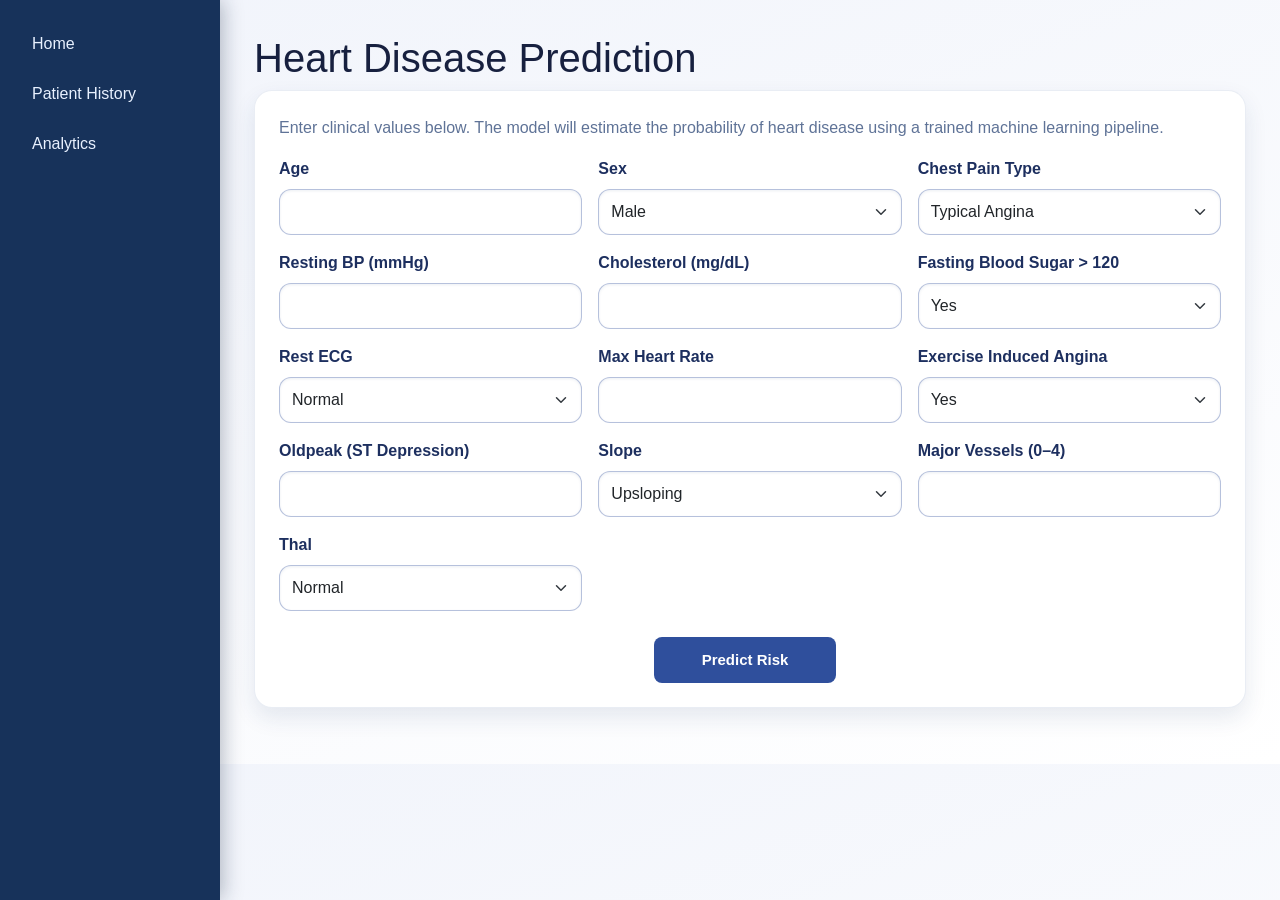
<file: templates/index.html>
﻿<!DOCTYPE html>
<html lang="en">
<head>
  <meta charset="UTF-8"/>
  <meta name="viewport" content="width=device-width, initial-scale=1.0"/>
  <title>CardioPredict | Heart Disease Prediction</title>
  <link href="https://cdn.jsdelivr.net/npm/bootstrap@5.3.2/dist/css/bootstrap.min.css" rel="stylesheet">
  <link rel="stylesheet" href="/static/style.css">
</head>
<body>

  <div class="dashboard">

    <div class="sidebar">
      <a href="/">Home</a>
      <a href="/history">Patient History</a>
      <a href="/analytics">Analytics</a>
    </div>

    <div class="content">
      <div class="main-content">
        <h1 class="fade-in-title">Heart Disease Prediction</h1>

        <div class="card shadow-hover">
        <p class="text-muted">Enter clinical values below. The model will estimate the probability of heart disease using a trained machine learning pipeline.</p>

        <form action="/predict" method="POST" class="row g-3">

          <div class="col-md-4">
            <label class="form-label">Age</label>
            <input type="number" class="form-control" name="age" min="1" max="120" required>
          </div>

          <div class="col-md-4">
            <label class="form-label">Sex</label>
            <select class="form-select" name="sex" required>
              <option value="1">Male</option>
              <option value="0">Female</option>
            </select>
          </div>

          <div class="col-md-4">
            <label class="form-label">Chest Pain Type</label>
            <select class="form-select" name="cp" required>
              <option value="0">Typical Angina</option>
              <option value="1">Atypical Angina</option>
              <option value="2">Non-anginal Pain</option>
              <option value="3">Asymptomatic</option>
            </select>
          </div>

          <div class="col-md-4">
            <label class="form-label">Resting BP (mmHg)</label>
            <input type="number" class="form-control" name="trestbps" required>
          </div>

          <div class="col-md-4">
            <label class="form-label">Cholesterol (mg/dL)</label>
            <input type="number" class="form-control" name="chol" required>
          </div>

          <div class="col-md-4">
            <label class="form-label">Fasting Blood Sugar &gt; 120</label>
            <select class="form-select" name="fbs" required>
              <option value="1">Yes</option>
              <option value="0">No</option>
            </select>
          </div>

          <div class="col-md-4">
            <label class="form-label">Rest ECG</label>
            <select class="form-select" name="restecg" required>
              <option value="0">Normal</option>
              <option value="1">ST-T Abnormality</option>
              <option value="2">Left Ventricular Hypertrophy</option>
            </select>
          </div>

          <div class="col-md-4">
            <label class="form-label">Max Heart Rate</label>
            <input type="number" class="form-control" name="thalach" required>
          </div>

          <div class="col-md-4">
            <label class="form-label">Exercise Induced Angina</label>
            <select class="form-select" name="exang" required>
              <option value="1">Yes</option>
              <option value="0">No</option>
            </select>
          </div>

          <div class="col-md-4">
            <label class="form-label">Oldpeak (ST Depression)</label>
            <input type="number" step="0.1" class="form-control" name="oldpeak" required>
          </div>

          <div class="col-md-4">
            <label class="form-label">Slope</label>
            <select class="form-select" name="slope" required>
              <option value="0">Upsloping</option>
              <option value="1">Flat</option>
              <option value="2">Downsloping</option>
            </select>
          </div>

          <div class="col-md-4">
            <label class="form-label">Major Vessels (0–4)</label>
            <input type="number" class="form-control" name="ca" min="0" max="4" required>
          </div>

          <div class="col-md-4">
            <label class="form-label">Thal</label>
            <select class="form-select" name="thal" required>
              <option value="0">Normal</option>
              <option value="1">Fixed Defect</option>
              <option value="2">Reversible Defect</option>
              <option value="3">Unknown</option>
            </select>
          </div>

          <div class="col-12 text-center mt-3">
            <button class="btn btn-dark btn-lg px-5">Predict Risk</button>
          </div>

        </form>
      </div>
    </div>
  </div>
  </div>

</body>
</html>
</file>
<file: static/style.css>
﻿body{
  font-family: 'Inter', 'Segoe UI', Tahoma, Geneva, Verdana, sans-serif;
  margin:0;
  background: linear-gradient(160deg, #f1f4fb 0%, #ffffff 100%);
  color: #17203f;
}

.dashboard{
  display:flex;
}

.sidebar{
  width:220px;
  background:#17325a;
  color:#edf3ff;
  height:100vh;
  padding:22px;
  position:fixed;
  overflow:auto;
  box-shadow: 2px 0 20px rgba(15,31,60,0.32);
}

.sidebar h2{
  margin-bottom:20px;
}

.sidebar a{
  display:block;
  color:#e8f1ff;
  padding:10px;
  text-decoration:none;
  margin-bottom:6px;
  border-radius:8px;
}

.sidebar a:hover{
  background:#1f3f70;
}

.content{
  flex:1;
  padding:34px;
  margin-left:220px;
}

.card{
  background: #ffffff;
  padding: 24px;
  border-radius:18px;
  border:1px solid rgba(39, 78, 145, 0.1);
  box-shadow: 0 10px 22px rgba(32, 57, 110, 0.10);
  margin-bottom:22px;
  transition: transform 0.22s ease, box-shadow 0.22s ease;
}

.card:hover{
  transform: translateY(-3px);
  box-shadow: 0 16px 34px rgba(32, 57, 110, 0.16);
}

.badge{
  padding:5px 12px;
  border-radius:50px;
  font-weight:700;
  letter-spacing:0.5px;
}

.badge.success{
  background:#2d7da9;
  color:#ffffff;
}

.badge.danger{
  background:#cf4f62;
  color:#ffffff;
}

table{
  width:100%;
  border-collapse:collapse;
  background:#ffffff;
}

th,td{
  padding:12px;
  border:1px solid #e5e9f4;
}

img{
  margin-top:20px;
  border-radius:12px;
}

.download-btn{
  background:#1f417f;
  color:white;
  padding:10px 18px;
  border:none;
  border-radius:8px;
  font-size:14px;
  font-weight:600;
  cursor:pointer;
  margin-top:20px;
  margin-right:10px;
  transition: background 0.2s ease, transform 0.2s ease;
}

.download-btn:hover{
  background:#1d3a6e;
  transform: translateY(-1px);
}

.confidence-bar{
  background:#2f5aa3;
  height:20px;
  border-radius:10px;
  margin:10px 0;
  display:flex;
  align-items:center;
  justify-content:center;
  color:white;
  font-weight:700;
  font-size:12px;
  transition: width 0.8s ease-out;
}

.btn, .btn-dark {
  display:inline-block;
  padding:12px 24px;
  background:#1f417f;
  color:white;
  text-decoration:none;
  border-radius:8px;
  border:none;
  cursor:pointer;
  font-size:15px;
  font-weight:700;
  margin-top:10px;
  margin-right:10px;
  transition: transform 0.2s ease, box-shadow 0.2s ease, background 0.2s ease;
}

.btn:hover, .btn-dark:hover {
  background:#1a356c;
  transform: translateY(-1px);
  box-shadow: 0 8px 18px rgba(15,31,60,0.22);
}

.form-control, .form-select {
  border-radius:10px;
  border:1px solid rgba(70, 105, 155, 0.35);
  box-shadow: inset 0 1px 4px rgba(26, 47, 89, 0.08);
}

label{
  font-weight:600;
  color:#1f2c4d;
}

.text-muted {
  color:#6e7f9c !important;
}

.btn-primary{
  background:#1f417f;
}

.btn-primary:hover{
  background:#1a356c;
}

  padding:5px 10px;
  border-radius:5px;
}

.badge.success{
  background:#2ecc71;
  color:white;
}

.badge.danger{
  background:#e74c3c;
  color:white;
}

table{
  width:100%;
  border-collapse:collapse;
  background:white;
}

th,td{
  padding:10px;
  border:1px solid #ddd;
}

img{
  margin-top:20px;
  border-radius:10px;
}

download-btn{
  background:#2ecc71;
  color:white;
  padding:10px 20px;
  border:none;
  border-radius:6px;
  font-size:14px;
  font-weight:bold;
  cursor:pointer;
  margin-top:20px;
  margin-right:10px;
}

.download-btn:hover{
  background:#27ae60;
}

.confidence-bar{
  background:#3498db;
  height:20px;
  border-radius:10px;
  margin:10px 0;
  display:flex;
  align-items:center;
  justify-content:center;
  color:white;
  font-weight:bold;
  font-size:12px;
  transition:width 0.8s ease-out;
}

  background:#2ecc71;
  color:white;
  padding:10px 20px;
  border:none;
  border-radius:6px;
  font-size:14px;
  font-weight:bold;
  cursor:pointer;
  margin-top:20px;
  margin-right:10px;
}

.download-btn:hover{
  background:#27ae60;
}

.confidence-bar{
  background:#3498db;
  height:20px;
  border-radius:10px;
  margin:10px 0;
  display:flex;
  align-items:center;
  justify-content:center;
  color:white;
  font-weight:bold;
  font-size:12px;
  transition:width 0.8s ease-out;
}

hr{
  border:none;
  border-top:1px solid #ddd;
  margin:20px 0;
}

h2{
  color:#2c3e50;
}

h3{
  color:#2c3e50;
  margin-top:20px;
  margin-bottom:10px;
}

p{
  color:#555;
  line-height:1.6;
}

.btn, .btn-dark {
  display:inline-block;
  padding:12px 24px;
  background:#2f4f9c;
  color:white;
  text-decoration:none;
  border-radius:8px;
  border:none;
  cursor:pointer;
  font-size:15px;
  font-weight:700;
  margin-top:10px;
  margin-right:10px;
  transition: transform 0.2s ease, box-shadow 0.2s ease, background 0.2s ease;
}

.btn:hover, .btn-dark:hover {
  background:#213c77;
  transform: translateY(-1px);
  box-shadow: 0 8px 18px rgba(15,31,60,0.22);
}

.form-control, .form-select {
  border-radius:12px;
  border:1px solid rgba(47, 79, 156, 0.35);
  box-shadow: inset 0 1px 3px rgba(17, 51, 102, 0.08);
}

label{
  font-weight:600;
  color:#1d2f5f;
}

.text-muted {
  color:#5f7397 !important;
}

.btn-primary{
  background:#3498db;
}

.btn-primary:hover{
  background:#2980b9;
}

/* existing project-specific styles */
.hero {
  background: linear-gradient(135deg, #ffffff, #eef2ff);
  border-bottom: 1px solid rgba(0,0,0,0.05);
}

.glass-card {
  background: rgba(255,255,255,0.7);
  border: 1px solid rgba(0,0,0,0.08);
  border-radius: 18px;
  padding: 20px;
  backdrop-filter: blur(10px);
}

.form-card {
  background: white;
  border-radius: 22px;
  padding: 28px;
  margin-top: -40px;
  border: 1px solid rgba(0,0,0,0.06);
}

.result-card {
  background: white;
  border-radius: 22px;
  padding: 35px;
  border: 1px solid rgba(0,0,0,0.06);
}

.probability {
  font-size: 42px;
  font-weight: 800;
  letter-spacing: -1px;
}

.form-control, .form-select {
  border-radius: 12px;
  padding: 10px 12px;
}

.hero-visual {
  display: flex;
  justify-content: center;
  align-items: center;
}

.ecg-box {
  width: 320px;
  height: 80px;
  background: #f8f9fa;
  border-radius: 12px;
  overflow: hidden;
  border: 1px solid #ced4da;
  position: relative;
}

.ecg-line svg {
  width: 100%;
  height: 80px;
}


img {
  margin-top: 20px;
  border-radius: 10px;
  box-shadow: 0 0 10px rgba(0,0,0,0.2);
}
</file>
